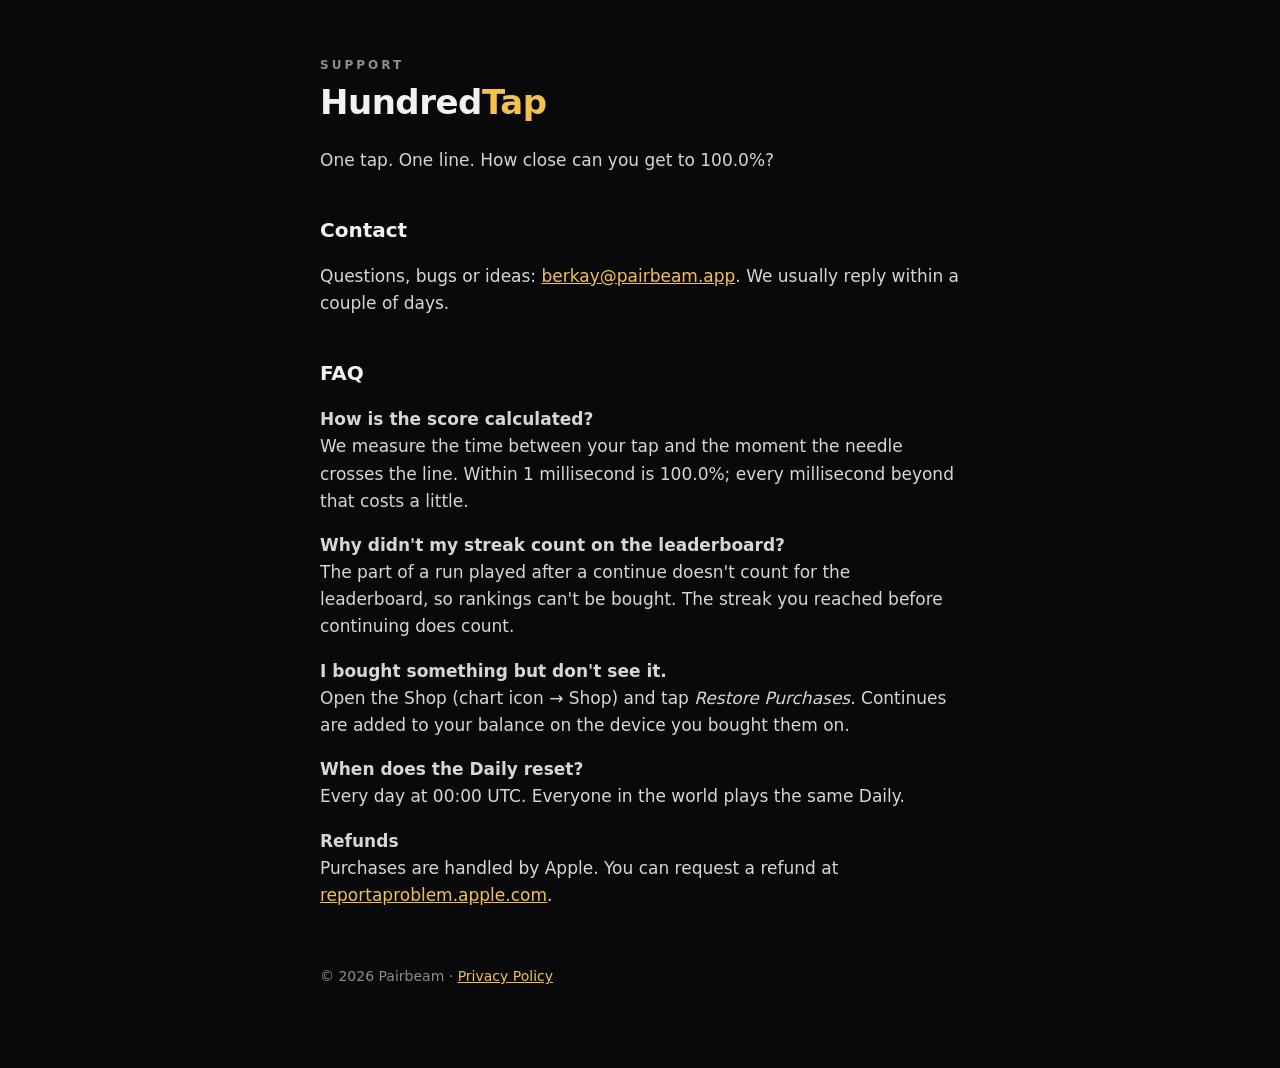
<file: index.html>
<!doctype html>
<html lang="en">
<head>
<meta charset="utf-8">
<meta name="viewport" content="width=device-width, initial-scale=1">
<title>HundredTap Support</title>
<link rel="stylesheet" href="style.css">
</head>
<body>
<main>
  <div class="tag">Support</div>
  <h1>Hundred<span>Tap</span></h1>
  <p>One tap. One line. How close can you get to 100.0%?</p>

  <h2>Contact</h2>
  <p>Questions, bugs or ideas: <a href="mailto:berkay@pairbeam.app">berkay@pairbeam.app</a>. We usually reply within a couple of days.</p>

  <h2>FAQ</h2>
  <p><strong>How is the score calculated?</strong><br>
  We measure the time between your tap and the moment the needle crosses the line. Within 1 millisecond is 100.0%; every millisecond beyond that costs a little.</p>
  <p><strong>Why didn't my streak count on the leaderboard?</strong><br>
  The part of a run played after a continue doesn't count for the leaderboard, so rankings can't be bought. The streak you reached before continuing does count.</p>
  <p><strong>I bought something but don't see it.</strong><br>
  Open the Shop (chart icon → Shop) and tap <em>Restore Purchases</em>. Continues are added to your balance on the device you bought them on.</p>
  <p><strong>When does the Daily reset?</strong><br>
  Every day at 00:00 UTC. Everyone in the world plays the same Daily.</p>
  <p><strong>Refunds</strong><br>
  Purchases are handled by Apple. You can request a refund at <a href="https://reportaproblem.apple.com">reportaproblem.apple.com</a>.</p>

  <footer>© 2026 Pairbeam · <a href="privacy.html">Privacy Policy</a></footer>
</main>
</body>
</html>
</file>
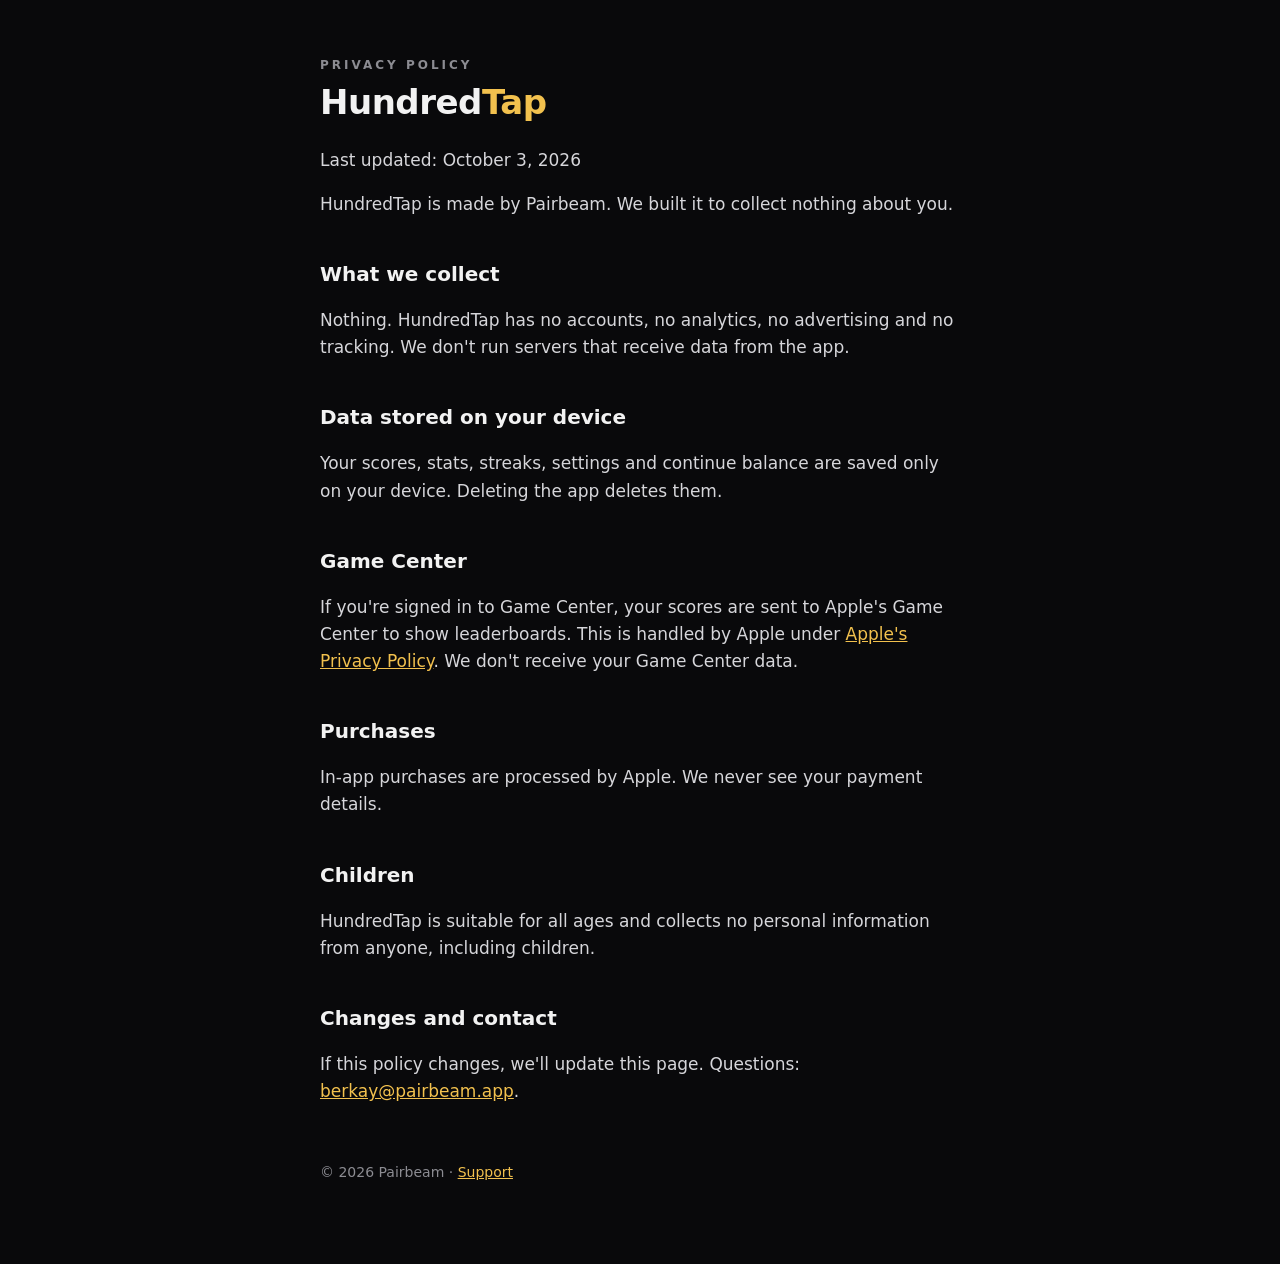
<file: privacy.html>
<!doctype html>
<html lang="en">
<head>
<meta charset="utf-8">
<meta name="viewport" content="width=device-width, initial-scale=1">
<title>HundredTap Privacy Policy</title>
<link rel="stylesheet" href="style.css">
</head>
<body>
<main>
  <div class="tag">Privacy Policy</div>
  <h1>Hundred<span>Tap</span></h1>
  <p>Last updated: October 3, 2026</p>

  <p>HundredTap is made by Pairbeam. We built it to collect nothing about you.</p>

  <h2>What we collect</h2>
  <p>Nothing. HundredTap has no accounts, no analytics, no advertising and no tracking. We don't run servers that receive data from the app.</p>

  <h2>Data stored on your device</h2>
  <p>Your scores, stats, streaks, settings and continue balance are saved only on your device. Deleting the app deletes them.</p>

  <h2>Game Center</h2>
  <p>If you're signed in to Game Center, your scores are sent to Apple's Game Center to show leaderboards. This is handled by Apple under <a href="https://www.apple.com/legal/privacy/">Apple's Privacy Policy</a>. We don't receive your Game Center data.</p>

  <h2>Purchases</h2>
  <p>In-app purchases are processed by Apple. We never see your payment details.</p>

  <h2>Children</h2>
  <p>HundredTap is suitable for all ages and collects no personal information from anyone, including children.</p>

  <h2>Changes and contact</h2>
  <p>If this policy changes, we'll update this page. Questions: <a href="mailto:berkay@pairbeam.app">berkay@pairbeam.app</a>.</p>

  <footer>© 2026 Pairbeam · <a href="index.html">Support</a></footer>
</main>
</body>
</html>
</file>
<file: style.css>
:root { color-scheme: dark; --bg: #09090b; --fg: #f2f2f2; --dim: #8c8c92; --accent: #f2c14e; }
* { box-sizing: border-box; }
body { margin: 0; background: var(--bg); color: var(--fg); font: 17px/1.6 -apple-system, BlinkMacSystemFont, "SF Pro Rounded", system-ui, sans-serif; }
main { max-width: 680px; margin: 0 auto; padding: 56px 20px 80px; }
h1 { font-size: 34px; margin: 0 0 4px; letter-spacing: -0.5px; }
h1 span { color: var(--accent); }
h2 { font-size: 20px; margin: 40px 0 8px; }
p, li { color: #d6d6da; }
.tag { color: var(--dim); text-transform: uppercase; letter-spacing: 3px; font-size: 12px; font-weight: 600; }
a { color: var(--accent); }
footer { margin-top: 56px; color: var(--dim); font-size: 14px; }
</file>
